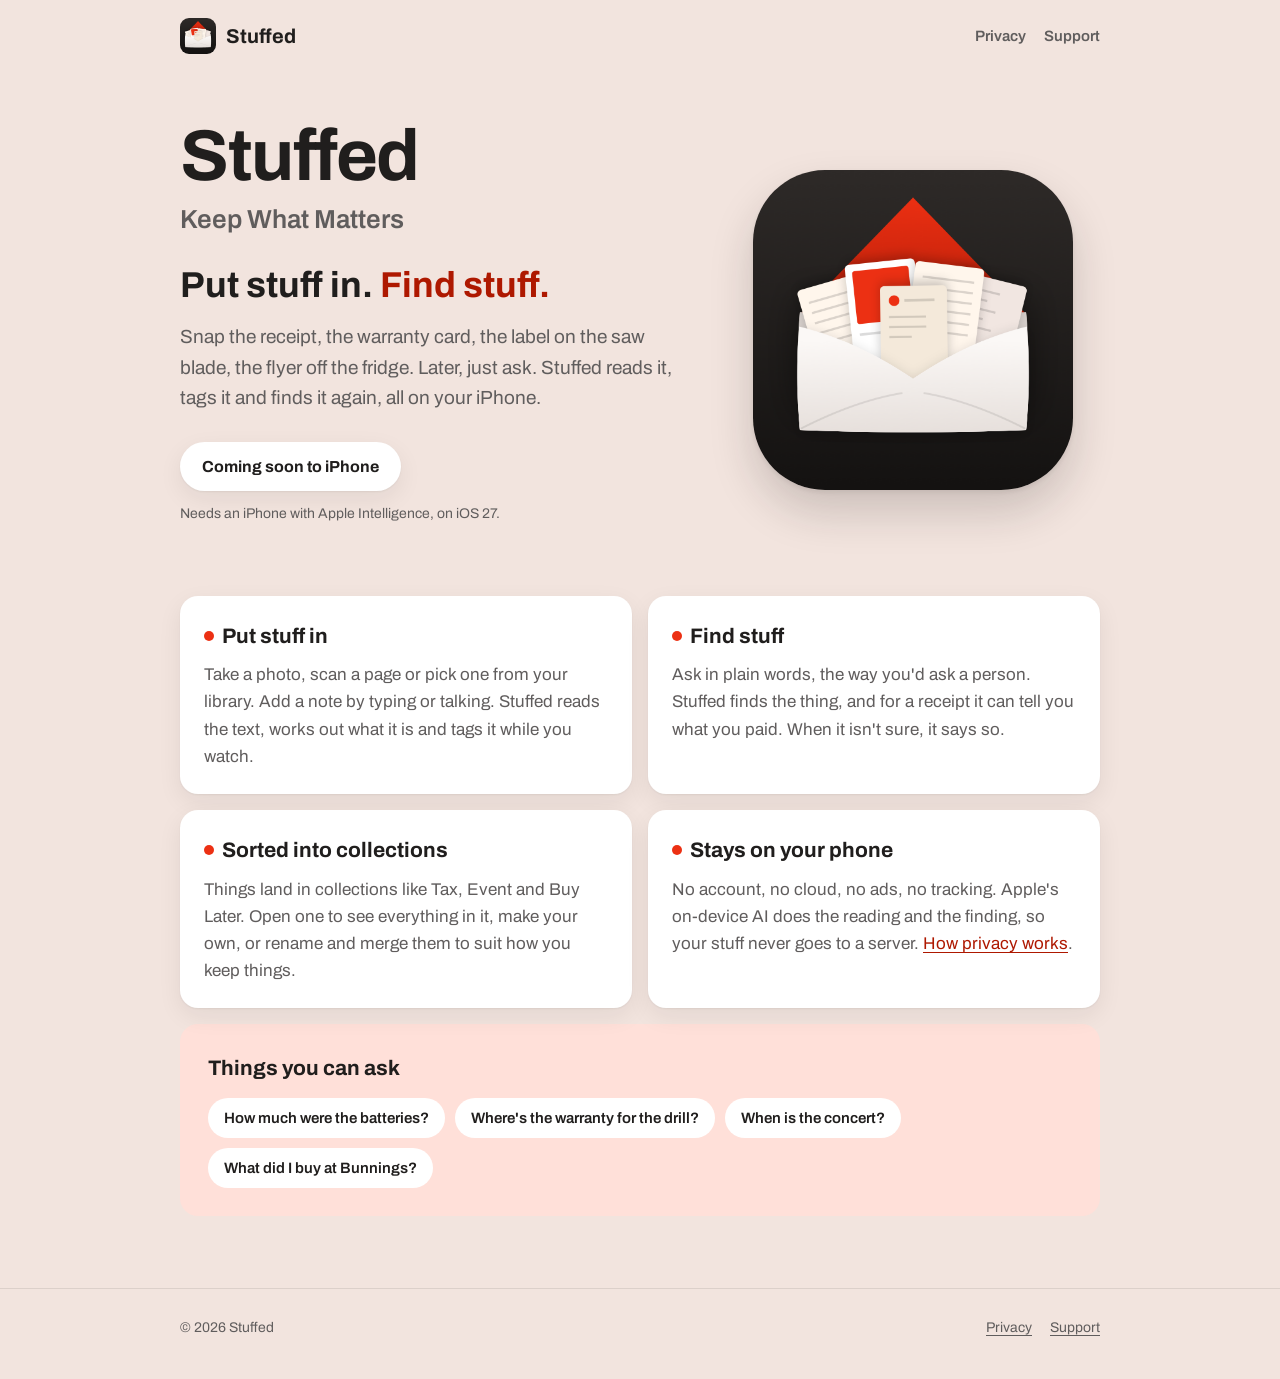
<file: index.html>
<!doctype html>
<html lang="en-AU">
<head>
  <meta charset="utf-8">
  <meta name="viewport" content="width=device-width, initial-scale=1">
  <title>Stuffed: Keep What Matters</title>
  <meta name="description" content="Put stuff in. Find stuff. Stuffed keeps the receipts, cards, labels and scraps that matter, and finds them when you ask. Everything stays on your iPhone.">
  <link rel="canonical" href="https://getstuffed.app/">
  <link rel="icon" href="/favicon.png" type="image/png">
  <link rel="apple-touch-icon" href="/apple-touch-icon.png">
  <meta property="og:title" content="Stuffed: Keep What Matters">
  <meta property="og:description" content="Put stuff in. Find stuff. Everything stays on your iPhone.">
  <meta property="og:image" content="https://getstuffed.app/images/og-image.jpg">
  <meta property="og:url" content="https://getstuffed.app/">
  <meta name="theme-color" content="#F2E4DE" media="(prefers-color-scheme: light)">
  <meta name="theme-color" content="#17110F" media="(prefers-color-scheme: dark)">
  <link rel="stylesheet" href="/assets/site.css">
</head>
<body>
  <header class="site-header">
    <div class="wrap">
      <a class="brand" href="/"><img src="/images/icon-512.png" alt=""><span>Stuffed</span></a>
      <nav class="nav">
        <a href="/privacy">Privacy</a>
        <a href="/support">Support</a>
      </nav>
    </div>
  </header>

  <main class="wrap">
    <section class="hero">
      <div>
        <h1>Stuffed</h1>
        <p class="subtitle">Keep What Matters</p>
        <p class="line">Put stuff in. <span>Find stuff.</span></p>
        <p class="lede">Snap the receipt, the warranty card, the label on the saw blade, the flyer off the fridge. Later, just ask. Stuffed reads it, tags it and finds it again, all on your iPhone.</p>
        <span class="pill quiet">Coming soon to iPhone</span>
        <p class="note">Needs an iPhone with Apple Intelligence, on iOS 27.</p>
      </div>
      <img class="hero-icon" src="/images/icon-512.png" alt="The Stuffed icon: an open envelope stuffed with notes, receipts and cards">
    </section>

    <section class="features">
      <div class="card">
        <h2><span class="kicker"></span>Put stuff in</h2>
        <p>Take a photo, scan a page or pick one from your library. Add a note by typing or talking. Stuffed reads the text, works out what it is and tags it while you watch.</p>
      </div>
      <div class="card">
        <h2><span class="kicker"></span>Find stuff</h2>
        <p>Ask in plain words, the way you'd ask a person. Stuffed finds the thing, and for a receipt it can tell you what you paid. When it isn't sure, it says so.</p>
      </div>
      <div class="card">
        <h2><span class="kicker"></span>Sorted into collections</h2>
        <p>Things land in collections like Tax, Event and Buy Later. Open one to see everything in it, make your own, or rename and merge them to suit how you keep things.</p>
      </div>
      <div class="card">
        <h2><span class="kicker"></span>Stays on your phone</h2>
        <p>No account, no cloud, no ads, no tracking. Apple's on-device AI does the reading and the finding, so your stuff never goes to a server. <a href="/privacy">How privacy works</a>.</p>
      </div>
    </section>

    <section class="ask">
      <h2>Things you can ask</h2>
      <ul>
        <li>How much were the batteries?</li>
        <li>Where's the warranty for the drill?</li>
        <li>When is the concert?</li>
        <li>What did I buy at Bunnings?</li>
      </ul>
    </section>
  </main>

  <footer class="site-footer">
    <div class="wrap">
      <span>&copy; 2026 Stuffed</span>
      <nav>
        <a href="/privacy">Privacy</a>
        <a href="/support">Support</a>
      </nav>
    </div>
  </footer>
</body>
</html>
</file>
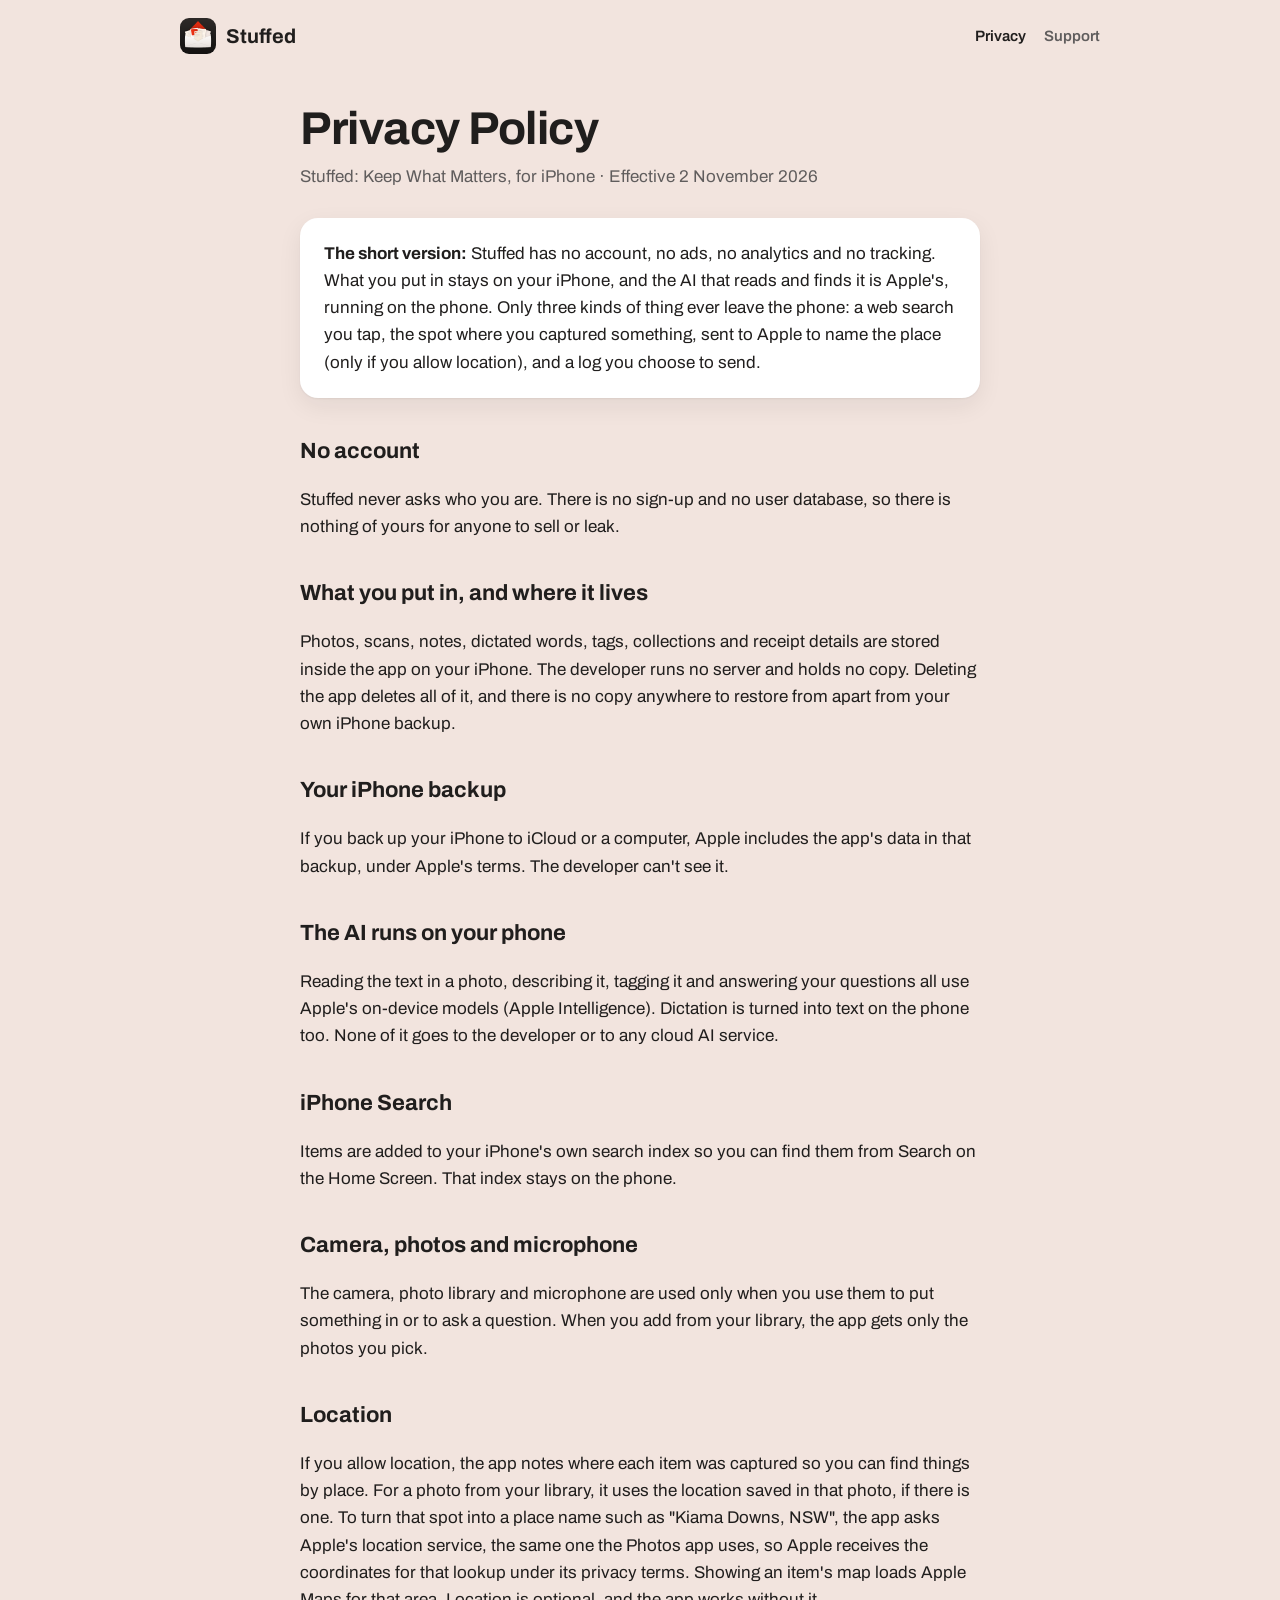
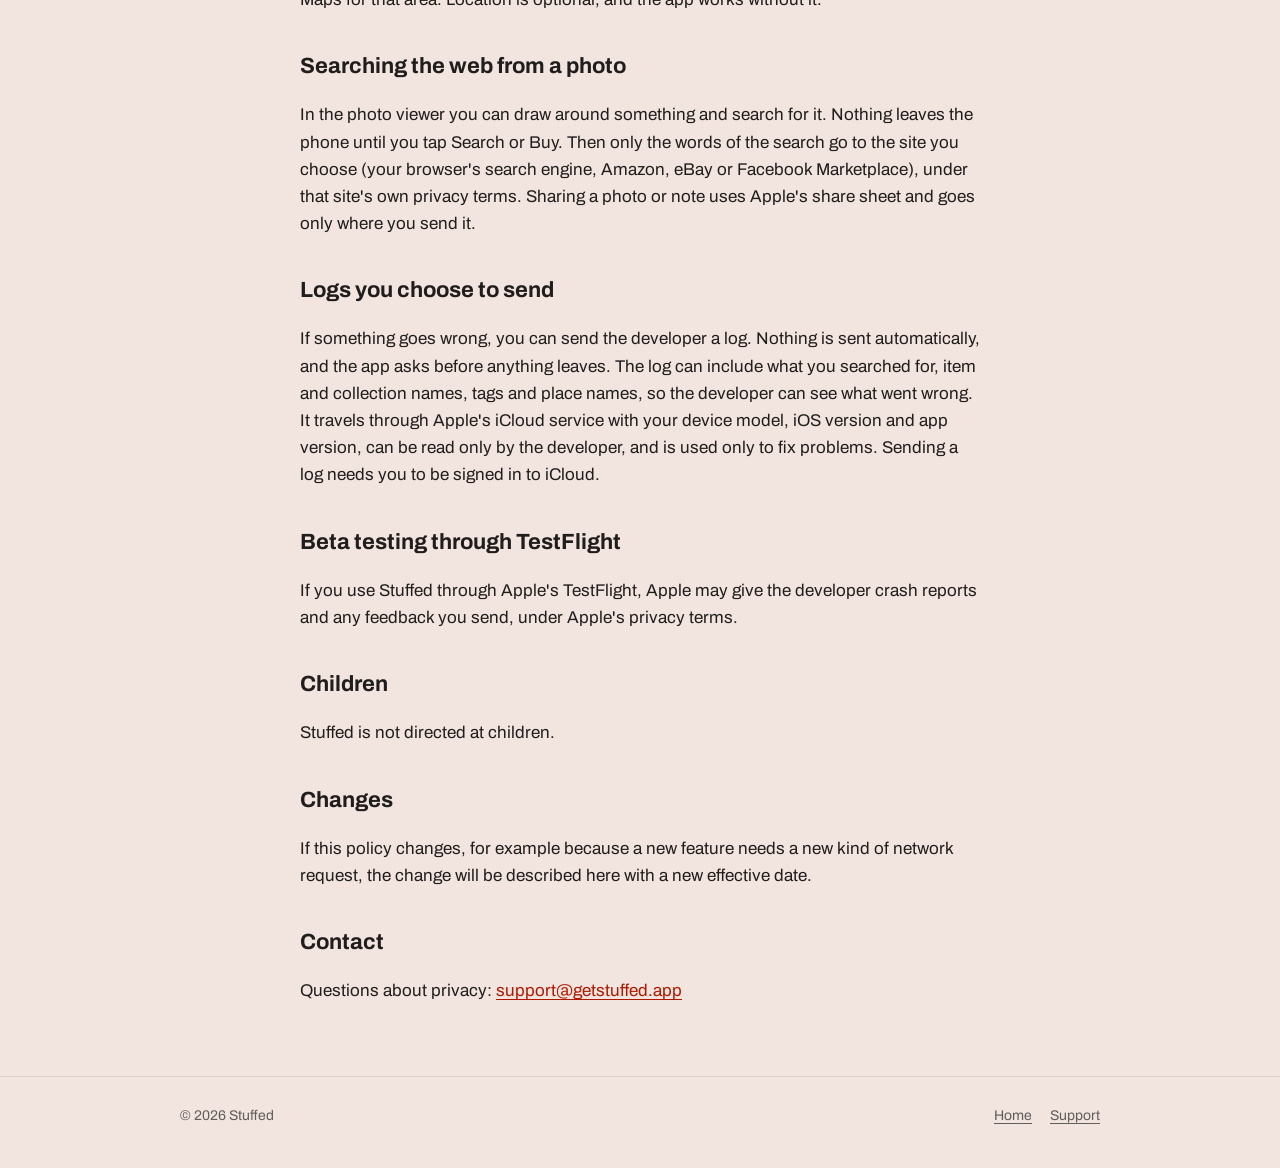
<file: privacy.html>
<!doctype html>
<html lang="en-AU">
<head>
  <meta charset="utf-8">
  <meta name="viewport" content="width=device-width, initial-scale=1">
  <title>Privacy Policy · Stuffed</title>
  <meta name="description" content="How Stuffed handles your information: no account, no tracking, and everything you put in stays on your iPhone.">
  <link rel="canonical" href="https://getstuffed.app/privacy">
  <link rel="icon" href="/favicon.png" type="image/png">
  <link rel="apple-touch-icon" href="/apple-touch-icon.png">
  <meta name="theme-color" content="#F2E4DE" media="(prefers-color-scheme: light)">
  <meta name="theme-color" content="#17110F" media="(prefers-color-scheme: dark)">
  <link rel="stylesheet" href="/assets/site.css">
</head>
<body>
  <header class="site-header">
    <div class="wrap">
      <a class="brand" href="/"><img src="/images/icon-512.png" alt=""><span>Stuffed</span></a>
      <nav class="nav">
        <a href="/privacy" aria-current="page">Privacy</a>
        <a href="/support">Support</a>
      </nav>
    </div>
  </header>

  <main class="wrap narrow page">
    <h1>Privacy Policy</h1>
    <p class="meta">Stuffed: Keep What Matters, for iPhone · Effective 2 November 2026</p>

    <div class="summary">
      <p><strong>The short version:</strong> Stuffed has no account, no ads, no analytics and no tracking. What you put in stays on your iPhone, and the AI that reads and finds it is Apple's, running on the phone. Only three kinds of thing ever leave the phone: a web search you tap, the spot where you captured something, sent to Apple to name the place (only if you allow location), and a log you choose to send.</p>
    </div>

    <h2>No account</h2>
    <p>Stuffed never asks who you are. There is no sign-up and no user database, so there is nothing of yours for anyone to sell or leak.</p>

    <h2>What you put in, and where it lives</h2>
    <p>Photos, scans, notes, dictated words, tags, collections and receipt details are stored inside the app on your iPhone. The developer runs no server and holds no copy. Deleting the app deletes all of it, and there is no copy anywhere to restore from apart from your own iPhone backup.</p>

    <h2>Your iPhone backup</h2>
    <p>If you back up your iPhone to iCloud or a computer, Apple includes the app's data in that backup, under Apple's terms. The developer can't see it.</p>

    <h2>The AI runs on your phone</h2>
    <p>Reading the text in a photo, describing it, tagging it and answering your questions all use Apple's on-device models (Apple Intelligence). Dictation is turned into text on the phone too. None of it goes to the developer or to any cloud AI service.</p>

    <h2>iPhone Search</h2>
    <p>Items are added to your iPhone's own search index so you can find them from Search on the Home Screen. That index stays on the phone.</p>

    <h2>Camera, photos and microphone</h2>
    <p>The camera, photo library and microphone are used only when you use them to put something in or to ask a question. When you add from your library, the app gets only the photos you pick.</p>

    <h2>Location</h2>
    <p>If you allow location, the app notes where each item was captured so you can find things by place. For a photo from your library, it uses the location saved in that photo, if there is one. To turn that spot into a place name such as "Kiama Downs, NSW", the app asks Apple's location service, the same one the Photos app uses, so Apple receives the coordinates for that lookup under its privacy terms. Showing an item's map loads Apple Maps for that area. Location is optional, and the app works without it.</p>

    <h2>Searching the web from a photo</h2>
    <p>In the photo viewer you can draw around something and search for it. Nothing leaves the phone until you tap Search or Buy. Then only the words of the search go to the site you choose (your browser's search engine, Amazon, eBay or Facebook Marketplace), under that site's own privacy terms. Sharing a photo or note uses Apple's share sheet and goes only where you send it.</p>

    <h2>Logs you choose to send</h2>
    <p>If something goes wrong, you can send the developer a log. Nothing is sent automatically, and the app asks before anything leaves. The log can include what you searched for, item and collection names, tags and place names, so the developer can see what went wrong. It travels through Apple's iCloud service with your device model, iOS version and app version, can be read only by the developer, and is used only to fix problems. Sending a log needs you to be signed in to iCloud.</p>

    <h2>Beta testing through TestFlight</h2>
    <p>If you use Stuffed through Apple's TestFlight, Apple may give the developer crash reports and any feedback you send, under Apple's privacy terms.</p>

    <h2>Children</h2>
    <p>Stuffed is not directed at children.</p>

    <h2>Changes</h2>
    <p>If this policy changes, for example because a new feature needs a new kind of network request, the change will be described here with a new effective date.</p>

    <h2>Contact</h2>
    <p>Questions about privacy: <a href="mailto:support@getstuffed.app">support@getstuffed.app</a></p>
  </main>

  <footer class="site-footer">
    <div class="wrap">
      <span>&copy; 2026 Stuffed</span>
      <nav>
        <a href="/">Home</a>
        <a href="/support">Support</a>
      </nav>
    </div>
  </footer>
</body>
</html>
</file>
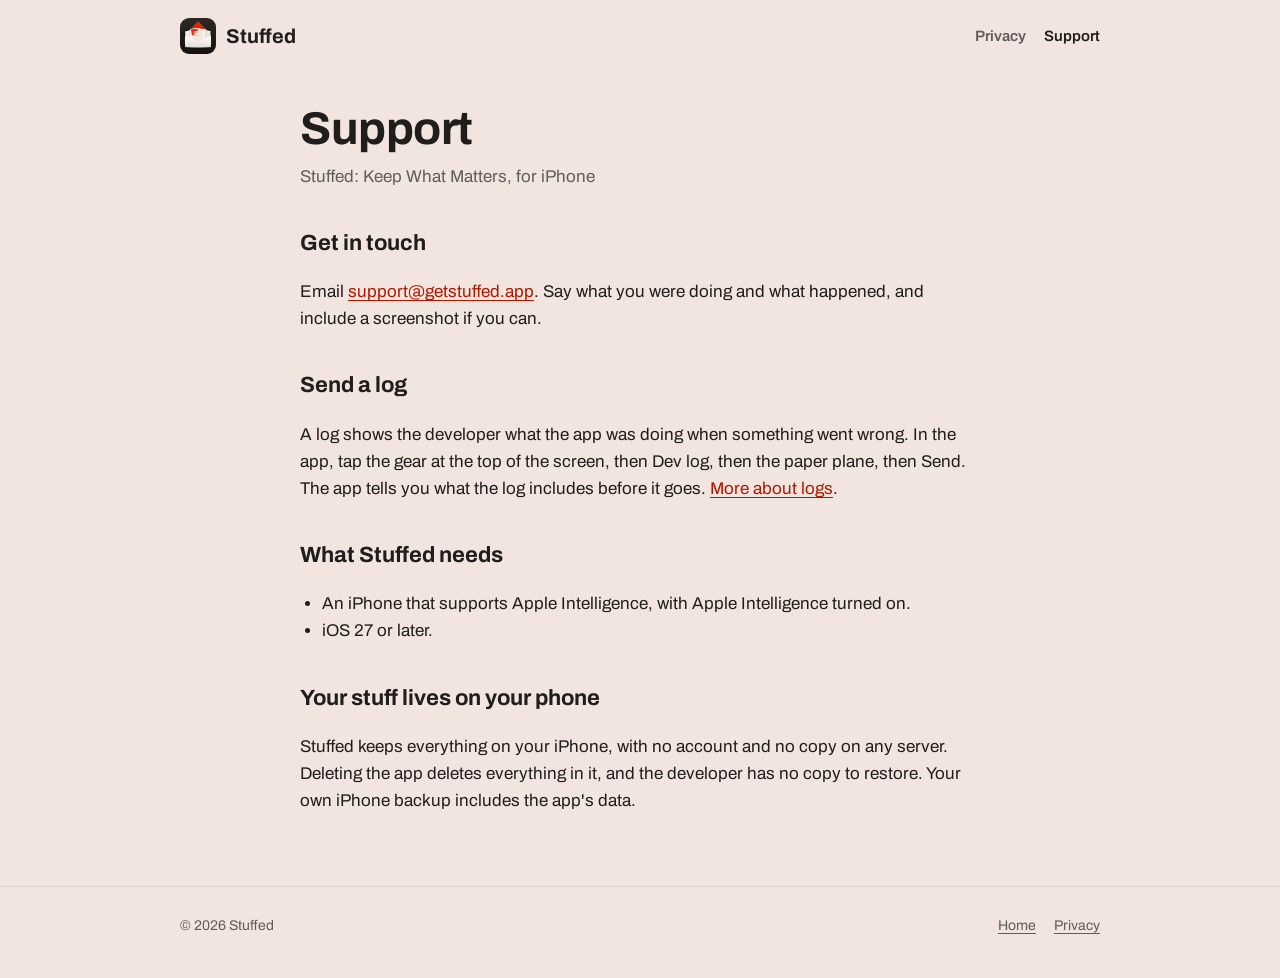
<file: support.html>
<!doctype html>
<html lang="en-AU">
<head>
  <meta charset="utf-8">
  <meta name="viewport" content="width=device-width, initial-scale=1">
  <title>Support · Stuffed</title>
  <meta name="description" content="Get help with Stuffed: Keep What Matters.">
  <link rel="canonical" href="https://getstuffed.app/support">
  <link rel="icon" href="/favicon.png" type="image/png">
  <link rel="apple-touch-icon" href="/apple-touch-icon.png">
  <meta name="theme-color" content="#F2E4DE" media="(prefers-color-scheme: light)">
  <meta name="theme-color" content="#17110F" media="(prefers-color-scheme: dark)">
  <link rel="stylesheet" href="/assets/site.css">
</head>
<body>
  <header class="site-header">
    <div class="wrap">
      <a class="brand" href="/"><img src="/images/icon-512.png" alt=""><span>Stuffed</span></a>
      <nav class="nav">
        <a href="/privacy">Privacy</a>
        <a href="/support" aria-current="page">Support</a>
      </nav>
    </div>
  </header>

  <main class="wrap narrow page">
    <h1>Support</h1>
    <p class="meta">Stuffed: Keep What Matters, for iPhone</p>

    <h2>Get in touch</h2>
    <p>Email <a href="mailto:support@getstuffed.app">support@getstuffed.app</a>. Say what you were doing and what happened, and include a screenshot if you can.</p>

    <h2>Send a log</h2>
    <p>A log shows the developer what the app was doing when something went wrong. In the app, tap the gear at the top of the screen, then Dev log, then the paper plane, then Send. The app tells you what the log includes before it goes. <a href="/privacy">More about logs</a>.</p>

    <h2>What Stuffed needs</h2>
    <ul>
      <li>An iPhone that supports Apple Intelligence, with Apple Intelligence turned on.</li>
      <li>iOS 27 or later.</li>
    </ul>

    <h2>Your stuff lives on your phone</h2>
    <p>Stuffed keeps everything on your iPhone, with no account and no copy on any server. Deleting the app deletes everything in it, and the developer has no copy to restore. Your own iPhone backup includes the app's data.</p>
  </main>

  <footer class="site-footer">
    <div class="wrap">
      <span>&copy; 2026 Stuffed</span>
      <nav>
        <a href="/">Home</a>
        <a href="/privacy">Privacy</a>
      </nav>
    </div>
  </footer>
</body>
</html>
</file>
<file: assets/site.css>
/* Stuffed site. Colours and type follow the app (Design/ShoeboxTheme.swift):
   warm ground, one red accent, Archivo. Fonts are served from this site, so a
   visit sends nothing to anyone else. */

@font-face { font-family: "Archivo"; src: url("fonts/Archivo-Regular.ttf") format("truetype"); font-weight: 400; font-display: swap; }
@font-face { font-family: "Archivo"; src: url("fonts/Archivo-SemiBold.ttf") format("truetype"); font-weight: 600; font-display: swap; }
@font-face { font-family: "Archivo"; src: url("fonts/Archivo-Bold.ttf") format("truetype"); font-weight: 700; font-display: swap; }

:root {
  --bg: #F2E4DE;
  --surface: #FFFFFF;
  --ink: #201E1D;
  --muted: #605D5D;
  --accent: #EC3013;
  --accent-text: #AE1800;
  --tint: #FFE0D9;
  --line: rgba(32, 30, 29, 0.10);
  --shadow: 0 1px 2px rgba(32, 30, 29, 0.06), 0 8px 24px rgba(32, 30, 29, 0.07);
  color-scheme: light dark;
}

@media (prefers-color-scheme: dark) {
  :root {
    --bg: #17110F;
    --surface: #241C1A;
    --ink: #F7EFEC;
    --muted: #B3A8A4;
    --accent-text: #FF9783;
    --tint: #46180F;
    --line: rgba(255, 255, 255, 0.11);
    --shadow: 0 1px 2px rgba(0, 0, 0, 0.3), 0 8px 24px rgba(0, 0, 0, 0.25);
  }
}

* { box-sizing: border-box; }

html { -webkit-text-size-adjust: 100%; }

body {
  margin: 0;
  background: var(--bg);
  color: var(--ink);
  font-family: "Archivo", -apple-system, BlinkMacSystemFont, "Helvetica Neue", Arial, sans-serif;
  font-size: 17px;
  line-height: 1.6;
}

a { color: var(--accent-text); text-underline-offset: 3px; }
a:hover { text-decoration-thickness: 2px; }

.wrap { max-width: 960px; margin: 0 auto; padding: 0 20px; }
.narrow { max-width: 720px; }

/* Header and footer */

.site-header { padding: 18px 0; }
.site-header .wrap { display: flex; align-items: center; justify-content: space-between; gap: 16px; }
.brand { display: flex; align-items: center; gap: 10px; color: var(--ink); text-decoration: none; font-weight: 700; font-size: 20px; }
.brand img { width: 36px; height: 36px; border-radius: 9px; }
.nav { display: flex; gap: 18px; font-weight: 600; font-size: 15px; }
.nav a { color: var(--muted); text-decoration: none; }
.nav a:hover, .nav a[aria-current="page"] { color: var(--ink); }

.site-footer { border-top: 1px solid var(--line); margin-top: 72px; padding: 28px 0 40px; color: var(--muted); font-size: 14px; }
.site-footer .wrap { display: flex; flex-wrap: wrap; justify-content: space-between; gap: 12px; }
.site-footer nav { display: flex; gap: 18px; }
.site-footer a { color: var(--muted); }

/* Home */

.hero { display: grid; grid-template-columns: 1.15fr 0.85fr; gap: 40px; align-items: center; padding: 48px 0 32px; }
.hero h1 { font-size: clamp(44px, 7vw, 72px); line-height: 1.02; margin: 0 0 6px; letter-spacing: -0.02em; }
.hero .subtitle { font-size: clamp(20px, 2.6vw, 26px); font-weight: 600; color: var(--muted); margin: 0 0 24px; }
.hero .line { font-size: clamp(26px, 3.6vw, 36px); font-weight: 700; line-height: 1.15; margin: 0 0 16px; }
.hero .line span { color: var(--accent-text); }
.hero p.lede { font-size: 19px; color: var(--muted); margin: 0 0 28px; max-width: 34em; }
.hero-icon { width: 100%; max-width: 320px; justify-self: center; border-radius: 22.5%; box-shadow: 0 2px 4px rgba(32, 30, 29, 0.08), 0 22px 44px rgba(32, 30, 29, 0.18); }

.pill {
  display: inline-flex; align-items: center; gap: 8px;
  background: var(--accent); color: #fff;
  font-weight: 700; font-size: 16px;
  padding: 12px 22px; border-radius: 999px;
}
.pill.quiet { background: var(--surface); color: var(--ink); box-shadow: var(--shadow); }
.note { color: var(--muted); font-size: 14px; margin-top: 12px; }

.features { display: grid; grid-template-columns: repeat(2, 1fr); gap: 16px; margin-top: 24px; }
.card { background: var(--surface); border-radius: 18px; padding: 24px; box-shadow: var(--shadow); }
.card h2 { font-size: 21px; margin: 0 0 8px; }
.card p { margin: 0; color: var(--muted); }
.card .kicker { display: inline-block; width: 10px; height: 10px; border-radius: 50%; background: var(--accent); margin-right: 8px; vertical-align: 2px; }

.ask { background: var(--tint); border-radius: 18px; padding: 28px; margin-top: 16px; }
.ask h2 { margin: 0 0 12px; font-size: 21px; }
.ask ul { margin: 0; padding: 0; list-style: none; display: flex; flex-wrap: wrap; gap: 10px; }
.ask li { background: var(--surface); border-radius: 999px; padding: 8px 16px; font-weight: 600; font-size: 15px; }

/* Text pages */

.page { padding-top: 32px; }
.page h1 { font-size: clamp(34px, 5vw, 46px); line-height: 1.1; margin: 0 0 8px; letter-spacing: -0.01em; }
.page .meta { color: var(--muted); margin: 0 0 28px; }
.page h2 { font-size: 22px; margin: 36px 0 8px; }
.page p, .page li { color: var(--ink); }
.page ul { padding-left: 22px; }
.summary { background: var(--surface); border-radius: 18px; padding: 22px 24px; box-shadow: var(--shadow); }
.summary p { margin: 0; }

@media (max-width: 720px) {
  body { font-size: 16px; }
  .hero { grid-template-columns: 1fr; gap: 8px; padding-top: 16px; }
  .hero-icon { max-width: 168px; order: -1; justify-self: start; margin-bottom: 16px; }
  .features { grid-template-columns: 1fr; }
  .nav { gap: 14px; }
  .brand span { display: none; }
}
</file>
